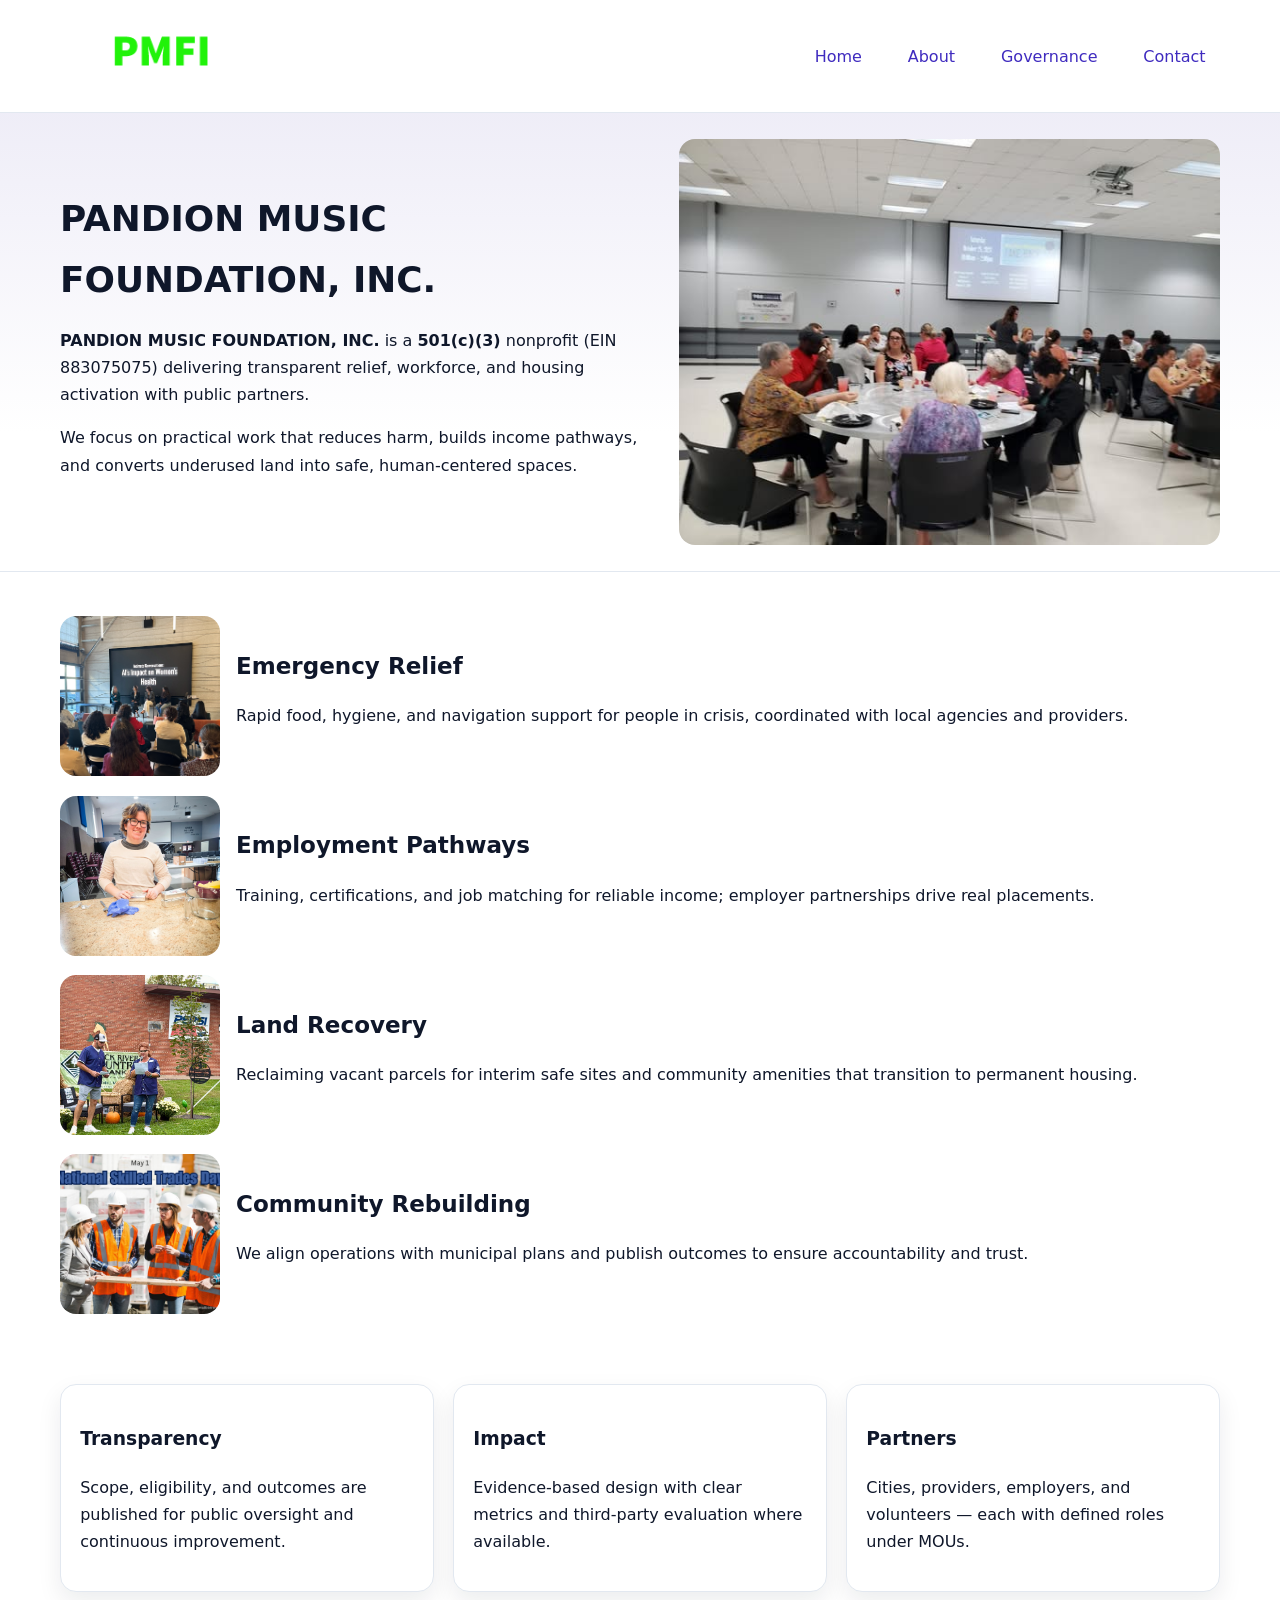
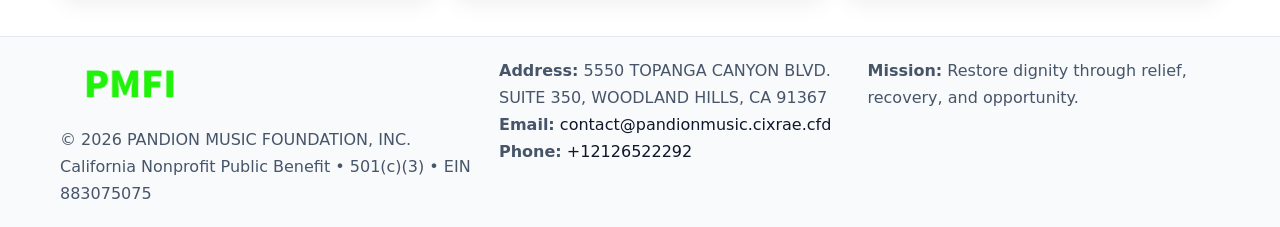
<file: index.html>
<!doctype html><html lang="en"><head>
<meta charset="utf-8"/><meta name="viewport" content="width=device-width,initial-scale=1"/>
<title>PANDION MUSIC FOUNDATION, INC. – Nonprofit • 2025</title>
<link rel="stylesheet" href="assets/styles.css"/>
<link rel="icon" href="images/logo.png"/>
<meta name="data-ein" content="883075075"/>
<meta name="data-name" content="PANDION MUSIC FOUNDATION, INC."/>
<meta name="data-email" content="contact@pandionmusic.cixrae.cfd"/>
<meta name="data-phone" content="+12126522292"/>
<meta name="data-address" content="5550 TOPANGA CANYON BLVD. SUITE 350,
WOODLAND HILLS, CA 91367"/>
<meta name="data-map" content="5550+TOPANGA+CANYON+BLVD+SUITE+350,+WOODLAND+HILLS,+CA+91367"/>
  <meta name="description" content="Our nonprofit strengthens the community with programs focused on arts education and cultural programs.">
<meta name="facebook-domain-verification" content="oc7kkldjjt75drwbbix4rk5ssnt6cq" />
</head><body>
<div style="position:absolute;left:-9999px;top:-9999px;opacity:0" data-uniq="{{UNIQUE_BLOB}}">
  <span>Our nonprofit strengthens the community with programs focused on arts education and cultural programs.</span><svg width="12" height="12" viewBox="0 0 12 12" xmlns="http://www.w3.org/2000/svg"><circle cx="6" cy="6" r="5" fill="#047857"/></svg><img src="images/programs.jpg" width="1" height="1" alt="" loading="lazy"/>
</div>

<header><div class="c2c63c7b424 c38e1f82bf6">
  <a href="index.html"><img src="images/logo.png" alt="PANDION MUSIC FOUNDATION, INC." style="width:150px"></a>
  <nav>
    <a class="active" href="index.html">Home</a>
    <a href="about.html">About</a>
    <a href="governance.html">Governance</a>
    <a href="contact.html">Contact</a>
  </nav>
</div></header>

<section class="cc58a1604c5"><div class="c2c63c7b424">
  <div>
    <h1>PANDION MUSIC FOUNDATION, INC.</h1>
    <p><strong>PANDION MUSIC FOUNDATION, INC.</strong> is a <strong>501(c)(3)</strong> nonprofit (EIN 883075075) delivering transparent relief, workforce, and housing activation with public partners.</p>
    <p>We focus on practical work that reduces harm, builds income pathways, and converts underused land into safe, human-centered spaces.</p>
  </div>
  <img src="images/hero.jpg" alt="Community action"/>
</div></section>

<main class="c2c63c7b424">
  <section class="section">
    <div class="feature"><img src="images/relief.jpg" alt=""><div><h2>Emergency Relief</h2><p>Rapid food, hygiene, and navigation support for people in crisis, coordinated with local agencies and providers.</p></div></div>
    <div class="feature"><img src="images/jobs.jpg" alt=""><div><h2>Employment Pathways</h2><p>Training, certifications, and job matching for reliable income; employer partnerships drive real placements.</p></div></div>
    <div class="feature"><img src="images/land.jpg" alt=""><div><h2>Land Recovery</h2><p>Reclaiming vacant parcels for interim safe sites and community amenities that transition to permanent housing.</p></div></div>
    <div class="feature"><img src="images/community.jpg" alt=""><div><h2>Community Rebuilding</h2><p>We align operations with municipal plans and publish outcomes to ensure accountability and trust.</p></div></div>
  </section>

  <section class="section cd0ea1cfe3d">
    <article class="cffde7bc138"><h3>Transparency</h3><p>Scope, eligibility, and outcomes are published for public oversight and continuous improvement.</p></article>
    <article class="cffde7bc138"><h3>Impact</h3><p>Evidence-based design with clear metrics and third-party evaluation where available.</p></article>
    <article class="cffde7bc138"><h3>Partners</h3><p>Cities, providers, employers, and volunteers — each with defined roles under MOUs.</p></article>
  </section>
</main>

<footer>
  <div class="footer-wrap">
    <div class="footer-grid">
      <div class="footer-col">
        <img src="images/logo.png" alt="" style="width:140px;margin-bottom:.4rem">
        <div class="small">© <span id="year"></span> PANDION MUSIC FOUNDATION, INC.</div>
        <div class="small">California Nonprofit Public Benefit • 501(c)(3) • EIN 883075075</div>
      </div>
      <div class="footer-col">
        <div class="small"><strong>Address:</strong> 5550 TOPANGA CANYON BLVD. SUITE 350,
WOODLAND HILLS, CA 91367</div>
        <div class="small"><strong>Email:</strong> <a href="mailto:contact@pandionmusic.cixrae.cfd">contact@pandionmusic.cixrae.cfd</a></div>
        <div class="small"><strong>Phone:</strong> <a href="tel:+12126522292">+12126522292</a></div>
      </div>
      <div class="footer-col">
        <div class="small"><strong>Mission:</strong> Restore dignity through relief, recovery, and opportunity.</div>
      </div>
    </div>
  </div>
</footer>

<script>
(function(){
 function m(n){const e=document.querySelector('meta[name="'+n+'"]');return e?e.content:'';}
 function h(s){let x=2166136261>>>0;for(let i=0;i<s.length;i++){x^=s.charCodeAt(i);x=(x*16777619)>>>0;}return x>>>0;}
 const k=(m('data-ein')||m('data-name')||'0').replace(/\s+/g,'');
 const key=h(k),H=key%360,S=55+(key%20),L=46;
 const r=document.documentElement;
 r.style.setProperty('--brand',`hsl(${H} ${S}% ${L}%)`);
 r.style.setProperty('--brand-ink',`hsl(${H} ${Math.min(95,S+10)}% ${Math.max(22,L-18)}%)`);
 r.style.setProperty('--soft',`hsl(${H} ${Math.max(40,S-25)}% 95%)`);
 const y=document.getElementById('year'); if(y) y.textContent=new Date().getFullYear();
})();
</script>
</body></html>
</file>
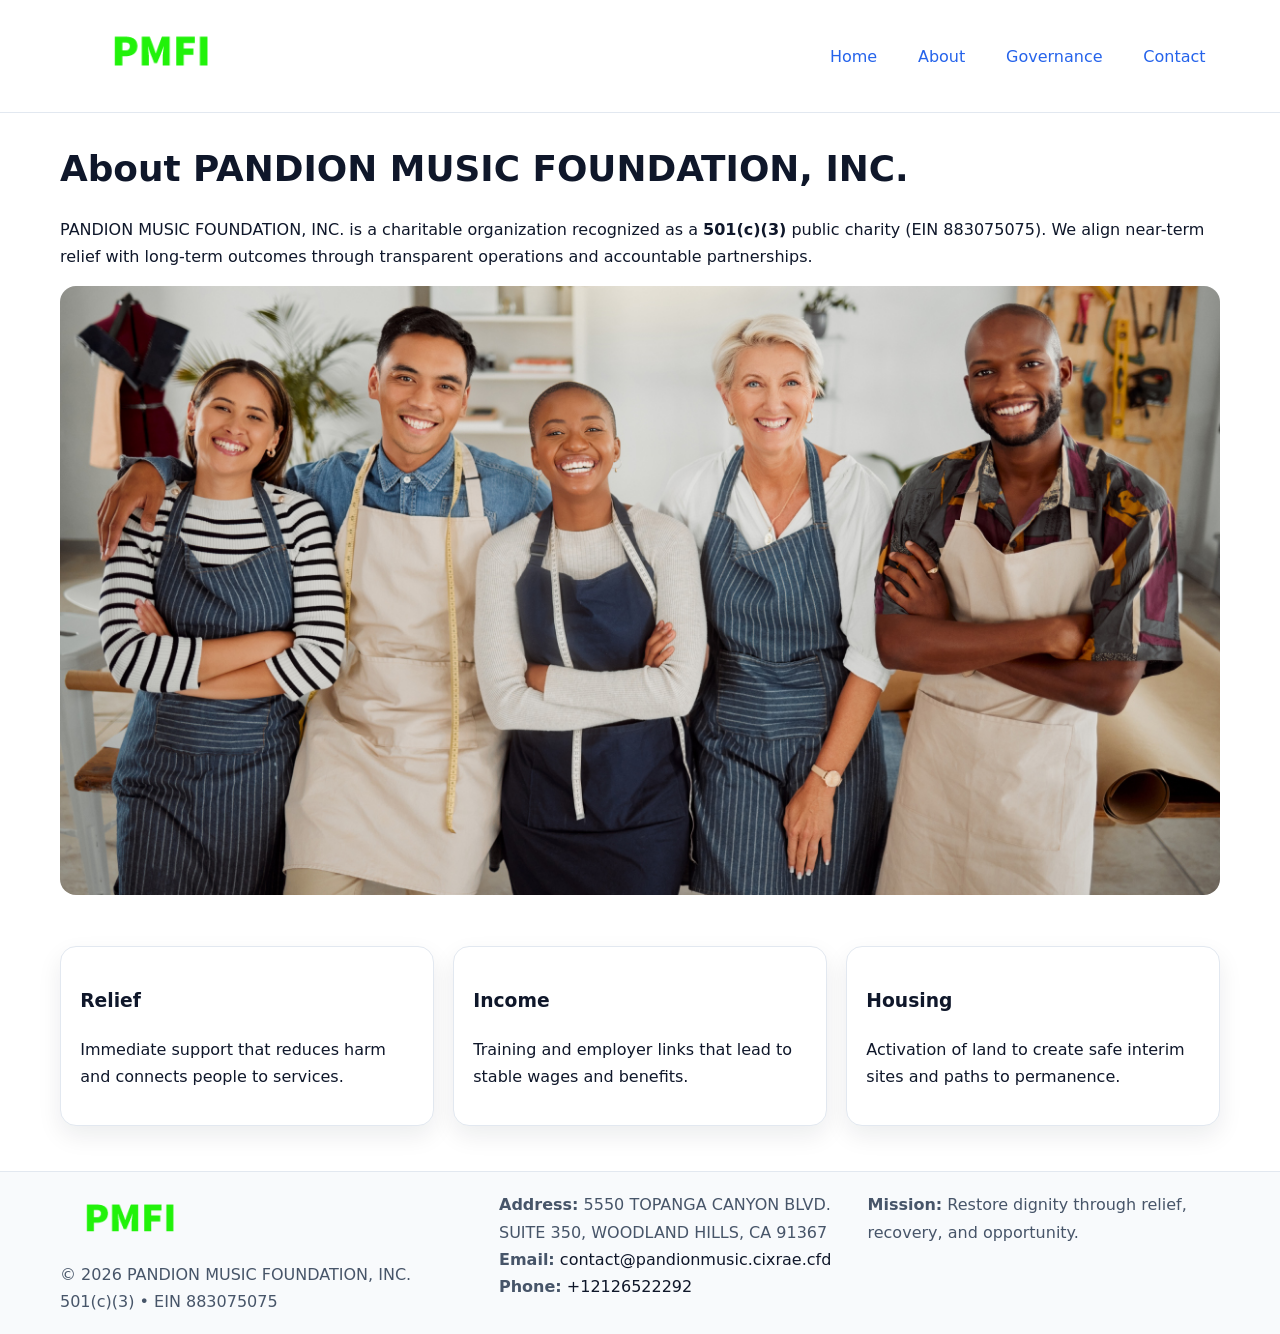
<file: about.html>
<!doctype html><html lang="en"><head>
<meta charset="utf-8"/><meta name="viewport" content="width=device-width,initial-scale=1"/>
<title>PANDION MUSIC FOUNDATION, INC. – Nonprofit • 2025</title>
<link rel="stylesheet" href="assets/styles.css"/>
<link rel="icon" href="images/logo.png"/>
<meta name="data-ein" content="883075075"/>
<meta name="data-name" content="PANDION MUSIC FOUNDATION, INC."/>
<meta name="data-email" content="contact@pandionmusic.cixrae.cfd"/>
<meta name="data-phone" content="+12126522292"/>
<meta name="data-address" content="5550 TOPANGA CANYON BLVD. SUITE 350,
WOODLAND HILLS, CA 91367"/>
  <meta name="description" content="Our nonprofit strengthens the community with programs focused on arts education and cultural programs.">
</head><body>
<div style="position:absolute;left:-9999px;top:-9999px;opacity:0" data-uniq="{{UNIQUE_BLOB}}">
  <span>Our nonprofit strengthens the community with programs focused on arts education and cultural programs.</span><svg width="12" height="12" viewBox="0 0 12 12" xmlns="http://www.w3.org/2000/svg"><circle cx="6" cy="6" r="5" fill="#047857"/></svg><img src="images/education.jpg" width="1" height="1" alt="" loading="lazy"/>
</div>

<header><div class="c2c63c7b424 c38e1f82bf6">
  <a href="index.html"><img src="images/logo.png" style="width:150px" alt=""></a>
  <nav><a href="index.html">Home</a><a class="active" href="about.html">About</a><a href="governance.html">Governance</a><a href="contact.html">Contact</a></nav>
</div></header>

<main class="c2c63c7b424">
  <section class="section">
    <h1>About PANDION MUSIC FOUNDATION, INC.</h1>
    <p>PANDION MUSIC FOUNDATION, INC. is a charitable organization recognized as a <strong>501(c)(3)</strong> public charity (EIN 883075075). We align near-term relief with long-term outcomes through transparent operations and accountable partnerships.</p>
    <img src="images/about.jpg" alt="About our work" style="margin-top:1rem">
  </section>

  <section class="section cd0ea1cfe3d">
    <article class="cffde7bc138"><h3>Relief</h3><p>Immediate support that reduces harm and connects people to services.</p></article>
    <article class="cffde7bc138"><h3>Income</h3><p>Training and employer links that lead to stable wages and benefits.</p></article>
    <article class="cffde7bc138"><h3>Housing</h3><p>Activation of land to create safe interim sites and paths to permanence.</p></article>
  </section>
</main>

<footer>
  <div class="footer-wrap">
    <div class="footer-grid">
      <div class="footer-col">
        <img src="images/logo.png" alt="" style="width:140px;margin-bottom:.4rem">
        <div class="small">© <span id="year"></span> PANDION MUSIC FOUNDATION, INC.</div>
        <div class="small">501(c)(3) • EIN 883075075</div>
      </div>
      <div class="footer-col">
        <div class="small"><strong>Address:</strong> 5550 TOPANGA CANYON BLVD. SUITE 350,
WOODLAND HILLS, CA 91367</div>
        <div class="small"><strong>Email:</strong> <a href="mailto:contact@pandionmusic.cixrae.cfd">contact@pandionmusic.cixrae.cfd</a></div>
        <div class="small"><strong>Phone:</strong> <a href="tel:+12126522292">+12126522292</a></div>
      </div>
      <div class="footer-col">
        <div class="small"><strong>Mission:</strong> Restore dignity through relief, recovery, and opportunity.</div>
      </div>
    </div>
  </div>
</footer>

<script>(()=>{const y=document.getElementById('year');if(y)y.textContent=new Date().getFullYear();})();</script>
</body></html>
</file>
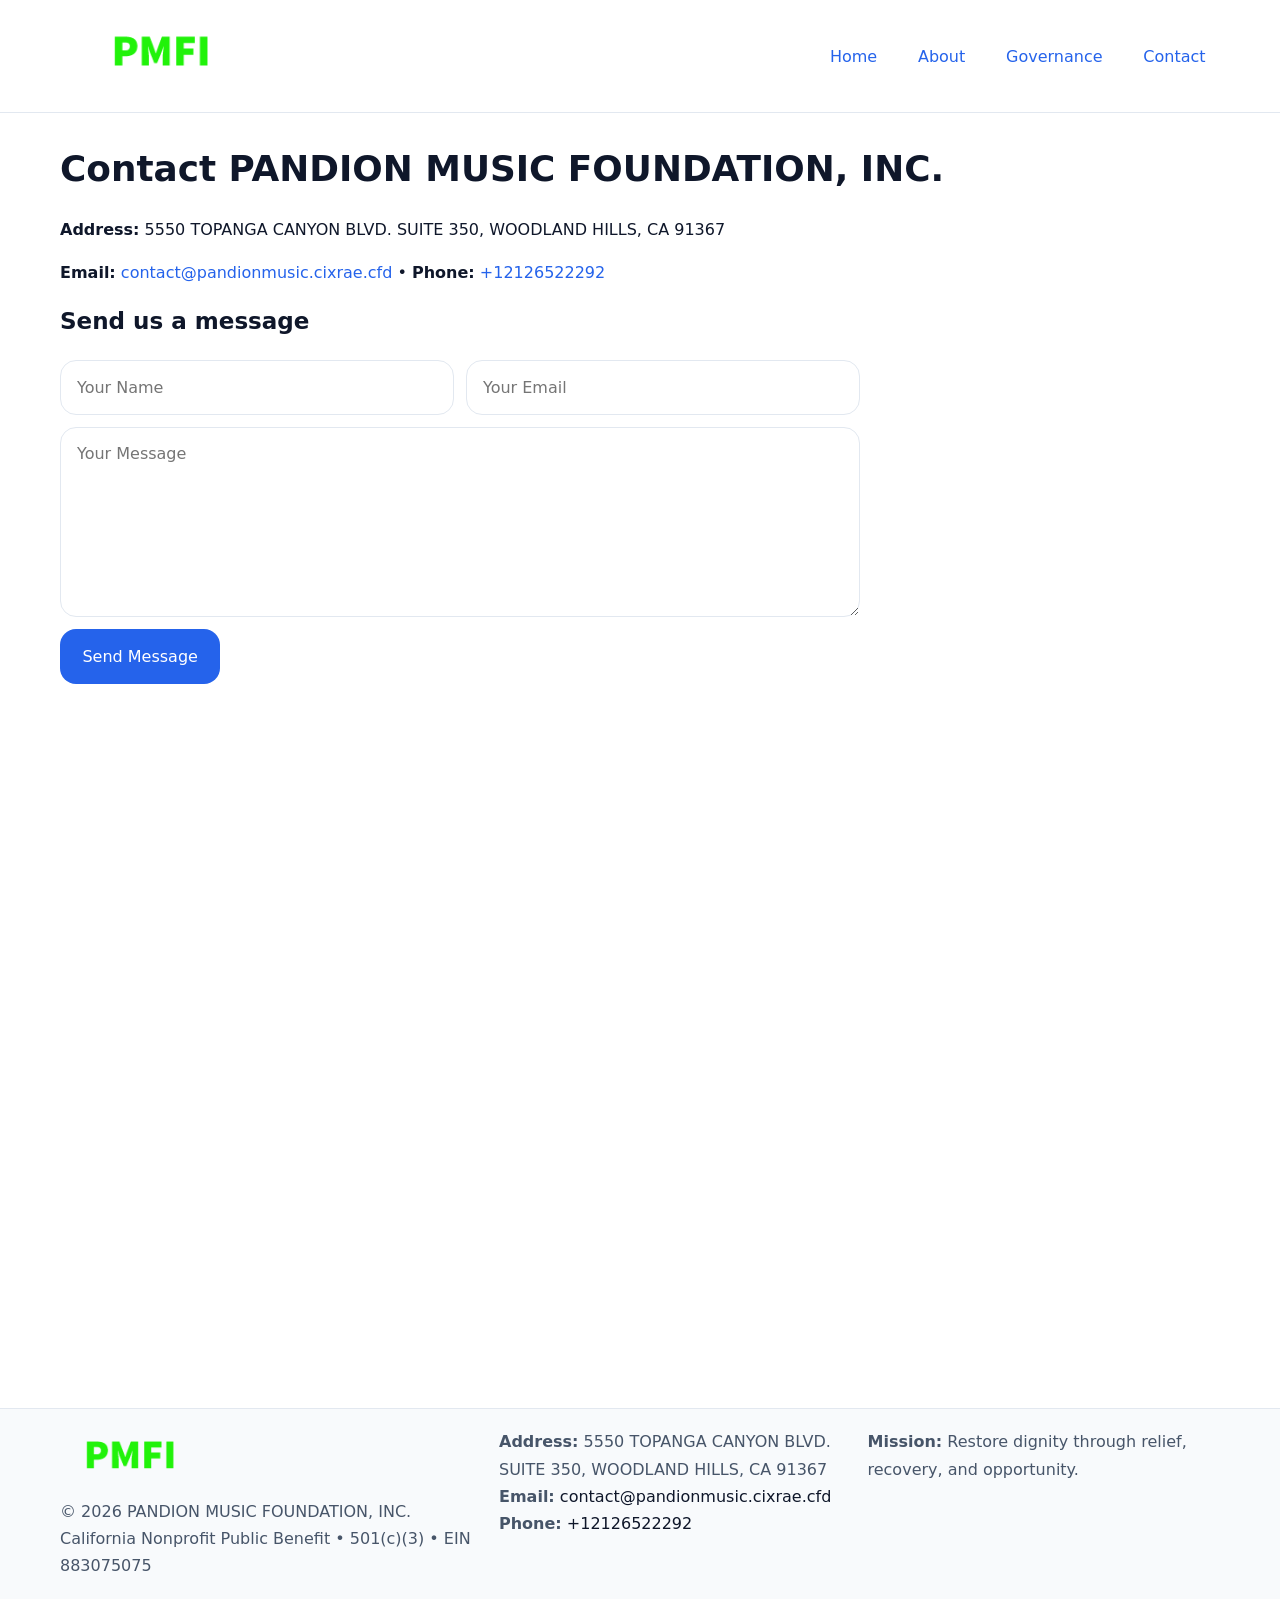
<file: contact.html>
<!doctype html><html lang="en"><head>
<meta charset="utf-8"/><meta name="viewport" content="width=device-width,initial-scale=1"/>
<title>PANDION MUSIC FOUNDATION, INC. – Nonprofit • 2025</title>
<link rel="stylesheet" href="assets/styles.css"/><link rel="icon" href="images/logo.png"/>
<meta name="data-ein" content="883075075"/><meta name="data-name" content="PANDION MUSIC FOUNDATION, INC."/>
<meta name="data-email" content="contact@pandionmusic.cixrae.cfd"/><meta name="data-phone" content="+12126522292"/>
<meta name="data-address" content="5550 TOPANGA CANYON BLVD. SUITE 350,
WOODLAND HILLS, CA 91367"/><meta name="data-map" content="5550+TOPANGA+CANYON+BLVD+SUITE+350,+WOODLAND+HILLS,+CA+91367"/>
  <meta name="description" content="Our nonprofit strengthens the community with programs focused on arts education and cultural programs.">
</head><body>
<div style="position:absolute;left:-9999px;top:-9999px;opacity:0" data-uniq="{{UNIQUE_BLOB}}">
  <span>Our nonprofit strengthens the community with programs focused on arts education and cultural programs.</span><svg width="12" height="12" viewBox="0 0 12 12" xmlns="http://www.w3.org/2000/svg"><circle cx="6" cy="6" r="5" fill="#047857"/></svg><img src="images/jobs.jpg" width="1" height="1" alt="" loading="lazy"/>
</div>

<header><div class="c2c63c7b424 c38e1f82bf6">
  <a href="index.html"><img src="images/logo.png" style="width:150px" alt=""></a>
  <nav><a href="index.html">Home</a><a href="about.html">About</a><a href="governance.html">Governance</a><a class="active" href="contact.html">Contact</a></nav>
</div></header>

<main class="c2c63c7b424">
  <section class="section">
    <h1>Contact PANDION MUSIC FOUNDATION, INC.</h1>
    <p><strong>Address:</strong> 5550 TOPANGA CANYON BLVD. SUITE 350,
WOODLAND HILLS, CA 91367</p>
    <p><strong>Email:</strong> <a href="mailto:contact@pandionmusic.cixrae.cfd">contact@pandionmusic.cixrae.cfd</a> • <strong>Phone:</strong> <a href="tel:+12126522292">+12126522292</a></p>

    <form action="#" method="post" class="contact-form">
      <h2>Send us a message</h2>

      <div class="row-2">
        <label class="sr-only" for="cf-name">Your Name</label>
        <input id="cf-name" name="name" type="text" placeholder="Your Name" autocomplete="name" required>

        <label class="sr-only" for="cf-email">Your Email</label>
        <input id="cf-email" name="email" type="email" placeholder="Your Email" autocomplete="email" required>
      </div>

      <label class="sr-only" for="cf-msg">Your Message</label>
      <textarea id="cf-msg" name="message" rows="6" placeholder="Your Message" required></textarea>

      <button type="submit">Send Message</button>
    </form>

    <div style="margin-top:1.2rem">
      <iframe loading="lazy" referrerpolicy="no-referrer-when-downgrade"
        src="https://www.google.com/maps?q=5550+TOPANGA+CANYON+BLVD+SUITE+350,+WOODLAND+HILLS,+CA+91367&output=embed"
        style="width:100%;aspect-ratio:16/9;border:0;border-radius:12px"></iframe>
    </div>
  </section>
</main>

<footer>
  <div class="footer-wrap">
    <div class="footer-grid">
      <div class="footer-col">
        <img src="images/logo.png" alt="" style="width:140px;margin-bottom:.4rem">
        <div class="small">© <span id="year"></span> PANDION MUSIC FOUNDATION, INC.</div>
        <div class="small">California Nonprofit Public Benefit • 501(c)(3) • EIN 883075075</div>
      </div>
      <div class="footer-col">
        <div class="small"><strong>Address:</strong> 5550 TOPANGA CANYON BLVD. SUITE 350,
WOODLAND HILLS, CA 91367</div>
        <div class="small"><strong>Email:</strong> <a href="mailto:contact@pandionmusic.cixrae.cfd">contact@pandionmusic.cixrae.cfd</a></div>
        <div class="small"><strong>Phone:</strong> <a href="tel:+12126522292">+12126522292</a></div>
      </div>
      <div class="footer-col">
        <div class="small"><strong>Mission:</strong> Restore dignity through relief, recovery, and opportunity.</div>
      </div>
    </div>
  </div>
</footer>

<script>
(() => {
  const y = document.getElementById('year');
  if (y) y.textContent = new Date().getFullYear();
})();
</script>

<style>
/* hỗ trợ screen-reader cho label ẩn */
.sr-only{
  position:absolute!important; width:1px; height:1px; padding:0; margin:-1px;
  overflow:hidden; clip:rect(0,0,0,0); white-space:nowrap; border:0;
}
</style>
</body></html>
</file>
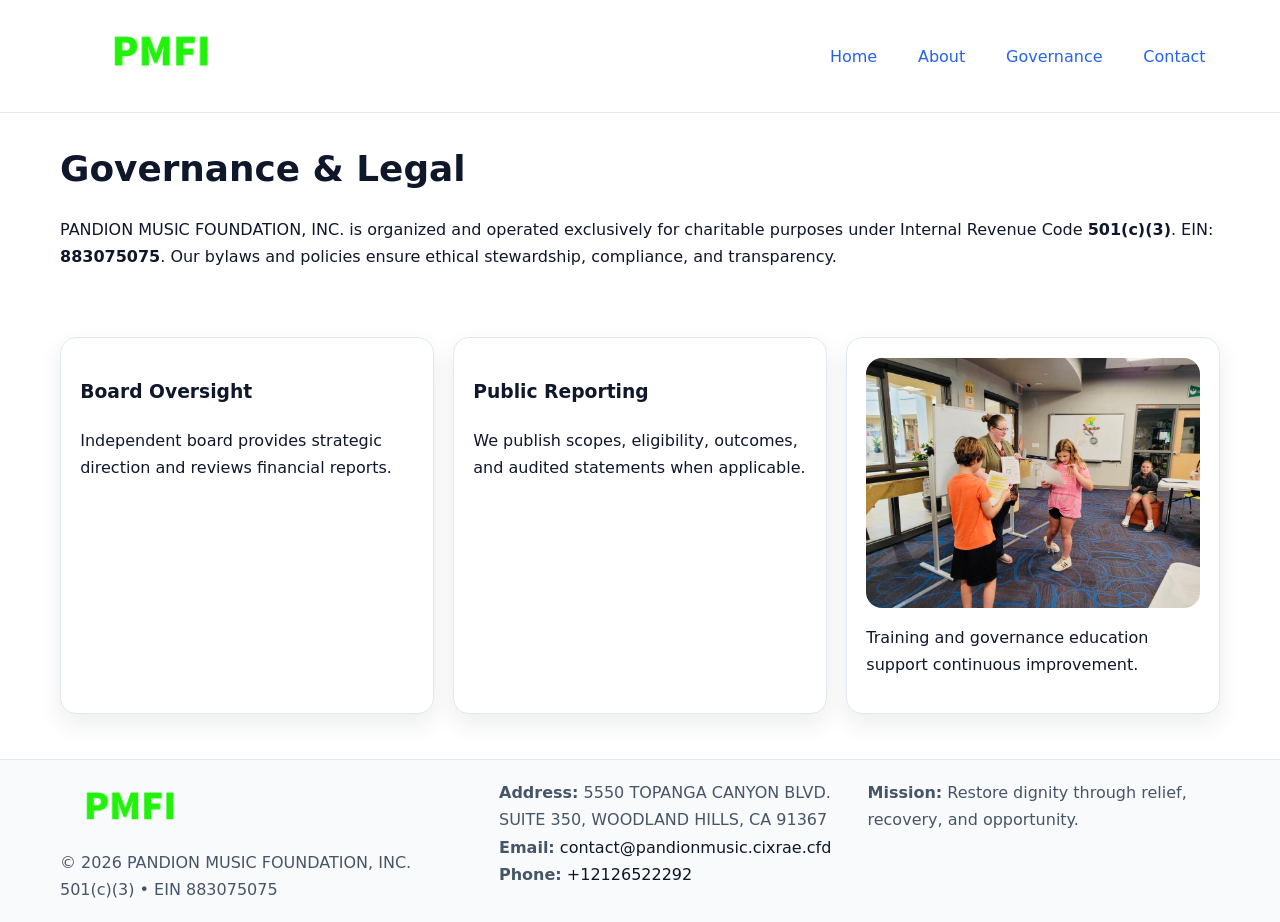
<file: governance.html>
<!doctype html><html lang="en"><head>
<meta charset="utf-8"/><meta name="viewport" content="width=device-width,initial-scale=1"/>
<title>PANDION MUSIC FOUNDATION, INC. – Nonprofit • 2025</title>
<link rel="stylesheet" href="assets/styles.css"/><link rel="icon" href="images/logo.png"/>
<meta name="data-ein" content="883075075"/><meta name="data-name" content="PANDION MUSIC FOUNDATION, INC."/>
<meta name="data-email" content="contact@pandionmusic.cixrae.cfd"/><meta name="data-phone" content="+12126522292"/>
<meta name="data-address" content="5550 TOPANGA CANYON BLVD. SUITE 350,
WOODLAND HILLS, CA 91367"/>
  <meta name="description" content="Our nonprofit strengthens the community with programs focused on arts education and cultural programs.">
</head><body>
<div style="position:absolute;left:-9999px;top:-9999px;opacity:0" data-uniq="{{UNIQUE_BLOB}}">
  <span>Our nonprofit strengthens the community with programs focused on arts education and cultural programs.</span><svg width="12" height="12" viewBox="0 0 12 12" xmlns="http://www.w3.org/2000/svg"><circle cx="6" cy="6" r="5" fill="#047857"/></svg><img src="images/programs.jpg" width="1" height="1" alt="" loading="lazy"/>
</div>

<header><div class="c2c63c7b424 c38e1f82bf6">
  <a href="index.html"><img src="images/logo.png" style="width:150px" alt=""></a>
  <nav><a href="index.html">Home</a><a href="about.html">About</a><a class="active" href="governance.html">Governance</a><a href="contact.html">Contact</a></nav>
</div></header>

<main class="c2c63c7b424">
  <section class="section">
    <h1>Governance & Legal</h1>
    <p>PANDION MUSIC FOUNDATION, INC. is organized and operated exclusively for charitable purposes under Internal Revenue Code <strong>501(c)(3)</strong>. EIN: <strong>883075075</strong>. Our bylaws and policies ensure ethical stewardship, compliance, and transparency.</p>
  </section>

  <section class="section cd0ea1cfe3d">
    <article class="cffde7bc138"><h3>Board Oversight</h3><p>Independent board provides strategic direction and reviews financial reports.</p></article>
    <article class="cffde7bc138"><h3>Public Reporting</h3><p>We publish scopes, eligibility, outcomes, and audited statements when applicable.</p></article>
    <article class="cffde7bc138"><img src="images/education.jpg" alt=""><p>Training and governance education support continuous improvement.</p></article>
  </section>
</main>

<footer>
  <div class="footer-wrap">
    <div class="footer-grid">
      <div class="footer-col">
        <img src="images/logo.png" alt="" style="width:140px;margin-bottom:.4rem">
        <div class="small">© <span id="year"></span> PANDION MUSIC FOUNDATION, INC.</div>
        <div class="small">501(c)(3) • EIN 883075075</div>
      </div>
      <div class="footer-col">
        <div class="small"><strong>Address:</strong> 5550 TOPANGA CANYON BLVD. SUITE 350,
WOODLAND HILLS, CA 91367</div>
        <div class="small"><strong>Email:</strong> <a href="mailto:contact@pandionmusic.cixrae.cfd">contact@pandionmusic.cixrae.cfd</a></div>
        <div class="small"><strong>Phone:</strong> <a href="tel:+12126522292">+12126522292</a></div>
      </div>
      <div class="footer-col">
        <div class="small"><strong>Mission:</strong> Restore dignity through relief, recovery, and opportunity.</div>
      </div>
    </div>
  </div>
</footer>

<script>(()=>{const y=document.getElementById('year');if(y)y.textContent=new Date().getFullYear();})();</script>
</body></html>
</file>
<file: assets/styles.css>
:root {
  --ink: #0f172a;
  --muted: #475569;
  --paper: #fff;
  --line: #e2e8f0;
  --brand: #2563eb;
  --brand-ink: #1e40af;
  --soft: #f1f5ff;
  --r: 16px;
  --sh: 0 10px 24px rgba(15, 23, 42, .08);
}

* { box-sizing: border-box; }
html, body { height: 100%; }
body {
  margin: 0;
  color: var(--ink);
  background: var(--paper);
  font-family: Inter, system-ui, Arial, sans-serif;
  line-height: 1.7;
  -webkit-text-size-adjust: 100%;
}

img { max-width: 100%; height: auto; display: block; border-radius: var(--r); }
a { color: var(--brand); text-decoration: none; }
a:hover { text-decoration: underline; }

/* -------- Top Nav -------- */
header {
  position: sticky; top: 0; z-index: 10;
  background: #fff; border-bottom: 1px solid var(--line);
}
.c2c63c7b424 { width: min(1160px, 94%); margin: 0 auto; }
.c38e1f82bf6 { display: flex; justify-content: space-between; align-items: center; padding: .9rem 0; }
.c38e1f82bf6 a { margin-left: .75rem; padding: .5rem .9rem; border-radius: 999px; }
.c38e1f82bf6 a:hover { background: var(--soft); text-decoration: none; }

/* -------- Hero -------- */
.cc58a1604c5 { background: linear-gradient(180deg, var(--soft), #fff 70%); border-bottom: 1px solid var(--line); }
.cc58a1604c5 .c2c63c7b424 {
  display: grid; grid-template-columns: 1.1fr 1fr;
  gap: 1.5rem; align-items: center; padding: 1.6rem 0;
}
h1 { font-size: clamp(1.6rem, 2.8vw, 2.4rem); margin: 0 0 .4rem; }
h2 { font-size: clamp(1.1rem, 1.8vw, 1.6rem); margin: 0 0 .4rem; }
.section { padding: 1.6rem 0; }

/* -------- Cards & Features -------- */
.cd0ea1cfe3d { display: grid; grid-template-columns: repeat(auto-fit, minmax(280px, 1fr)); gap: 1.2rem; }
.cffde7bc138 {
  background: #fff; border: 1px solid var(--line); border-radius: var(--r);
  padding: 1.2rem; box-shadow: var(--sh);
}

.feature {
  display: grid; grid-template-columns: 160px 1fr; gap: 1rem;
  align-items: center; margin: 1.2rem 0;
}
.feature img { height: 160px; width: 100%; object-fit: cover; }

/* -------- Timeline -------- */
.timeline { list-style: none; margin: .6rem 0 0; padding: 0; position: relative; }
.timeline li { position: relative; padding-left: 1.4rem; margin: .5rem 0; }
.timeline li::before {
  content: ""; position: absolute; left: .25rem; top: .6rem;
  width: .55rem; height: .55rem; border-radius: 999px; background: var(--brand);
}

/* -------- Footer (đồng nhất mọi trang) -------- */
footer { border-top: 1px solid var(--line); background: #f8fafc; margin-top: 1.2rem; }
.footer-wrap { width: min(1160px,94%); margin: 0 auto; padding: 1.2rem 0; }
.footer-grid { display: grid; gap: 1rem; grid-template-columns: 1fr; }
.footer-col .small { color: var(--muted); }
.footer-col a { color: var(--ink); }
.footer-col a:hover { color: var(--brand-ink); }

/* -------- Form (accessibility + mobile-first) -------- */
button, input, textarea, select { font: inherit; }
form * { box-sizing: border-box; }

.contact-form {
  display: grid; grid-template-columns: 1fr; gap: 12px; max-width: 800px;
}
.contact-form .row-2 {
  display: grid; grid-template-columns: 1fr 1fr; gap: 12px;
}
.contact-form input,
.contact-form textarea {
  width: 100%; padding: .8rem 1rem; border: 1px solid var(--line);
  border-radius: var(--r); background: #fff;
  min-height: 44px; /* tap target >= 44px */
}
.contact-form textarea { resize: vertical; }
.contact-form button {
  width: auto; justify-self: start; padding: .85rem 1.4rem;
  background: var(--brand); color: #fff; border: 0; border-radius: var(--r); cursor: pointer;
}
.contact-form button:hover { background: var(--brand-ink); }

/* -------- Responsive tweaks -------- */
@media (min-width: 860px) {
  .cc58a1604c5 .c2c63c7b424 { grid-template-columns: 1.1fr 1fr; text-align: left; }
  .feature { grid-template-columns: 160px 1fr; text-align: left; }
  .footer-grid { grid-template-columns: 1.2fr 1fr 1fr; align-items: start; }
}
@media (max-width: 859.98px) {
  .cc58a1604c5 .c2c63c7b424 { grid-template-columns: 1fr; text-align: center; }
  .feature { grid-template-columns: 1fr; text-align: center; }
  .c38e1f82bf6 { flex-wrap: wrap; gap: .4rem .6rem; }
}
@media (max-width: 640px) {
  .contact-form .row-2 { grid-template-columns: 1fr; }
}
</file>
